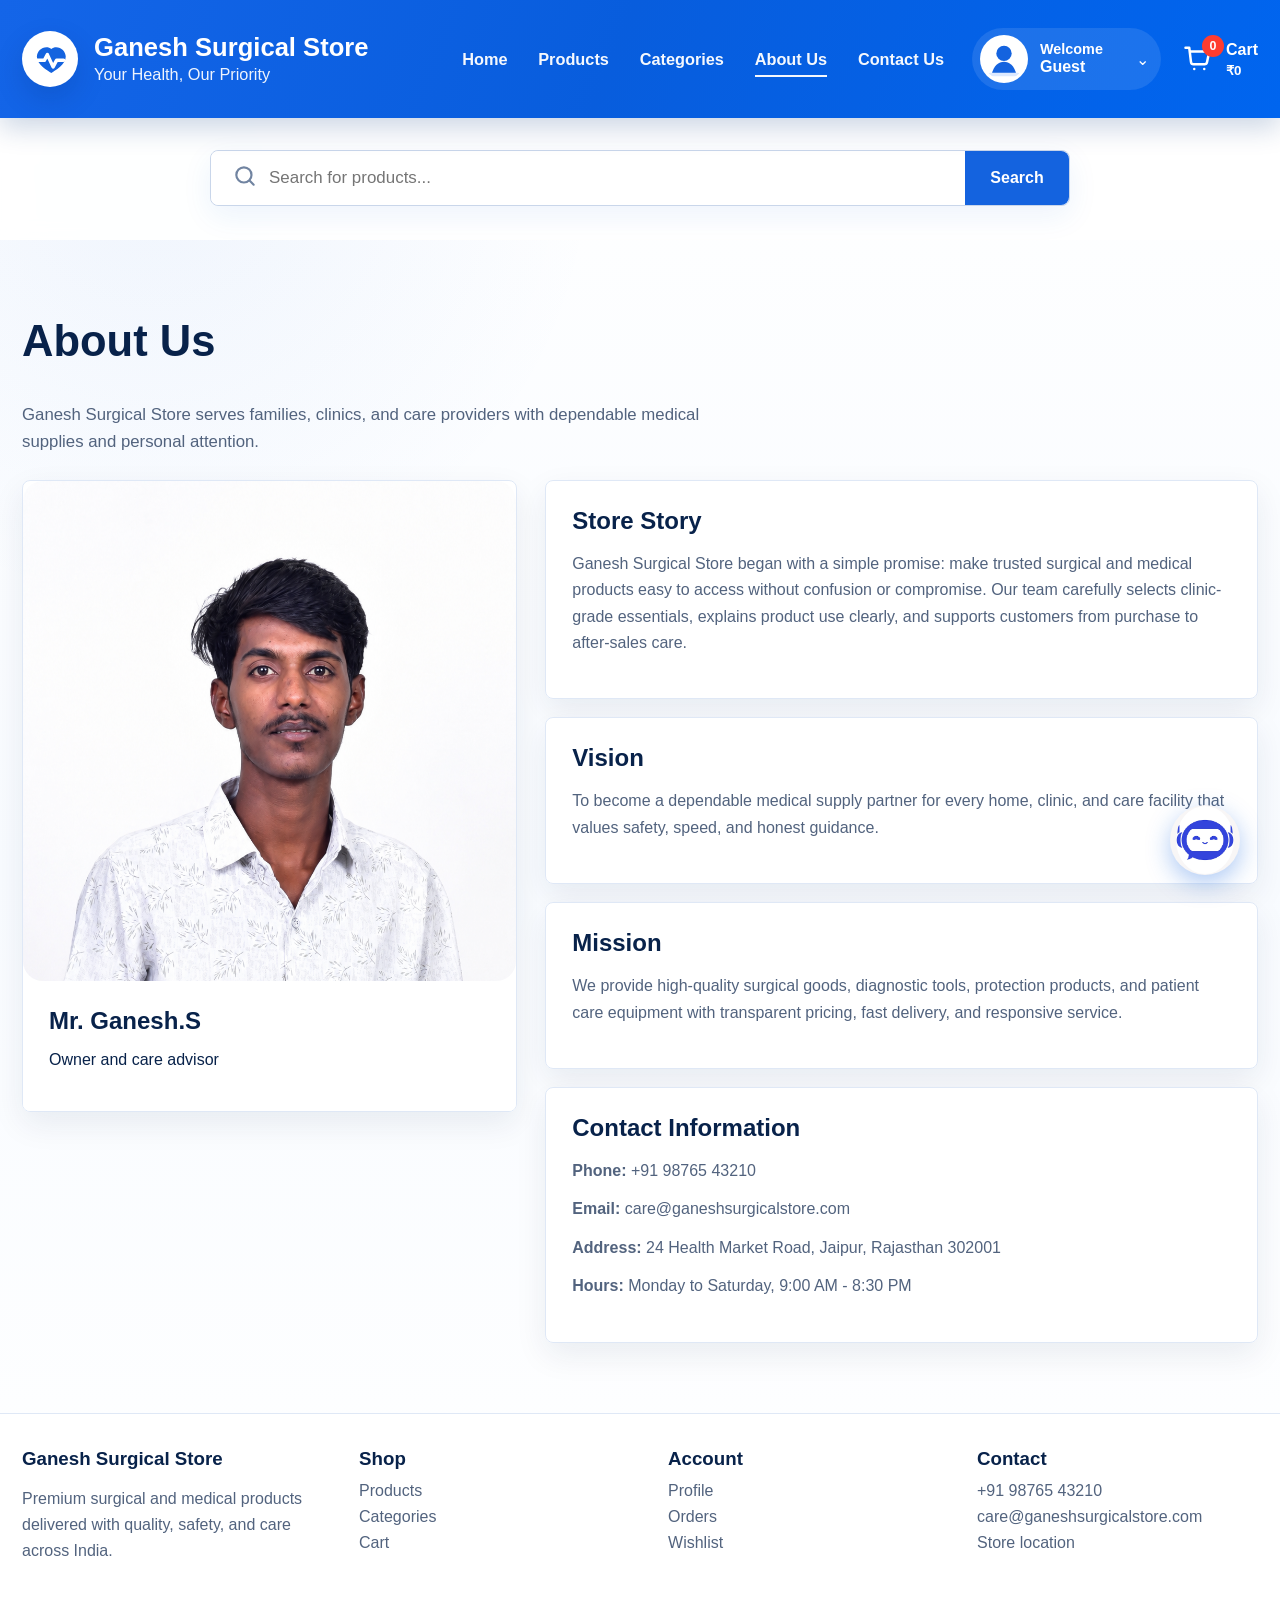
<file: about.html>
<!DOCTYPE html>
<html lang="en">
<head>
  <meta charset="UTF-8">
  <meta name="viewport" content="width=device-width, initial-scale=1.0">
  <title>Ganesh Surgical Store | About Us</title>
  <link rel="stylesheet" href="css/styles.css">
</head>
<body data-page="about">
  <div id="app-header"></div>
  <main id="page-root"></main>
  <div id="app-footer"></div>
  <div id="chatbot-root"></div>
  <script src="js/data.js"></script>
  <script src="js/app.js"></script>
</body>
</html>
</file>
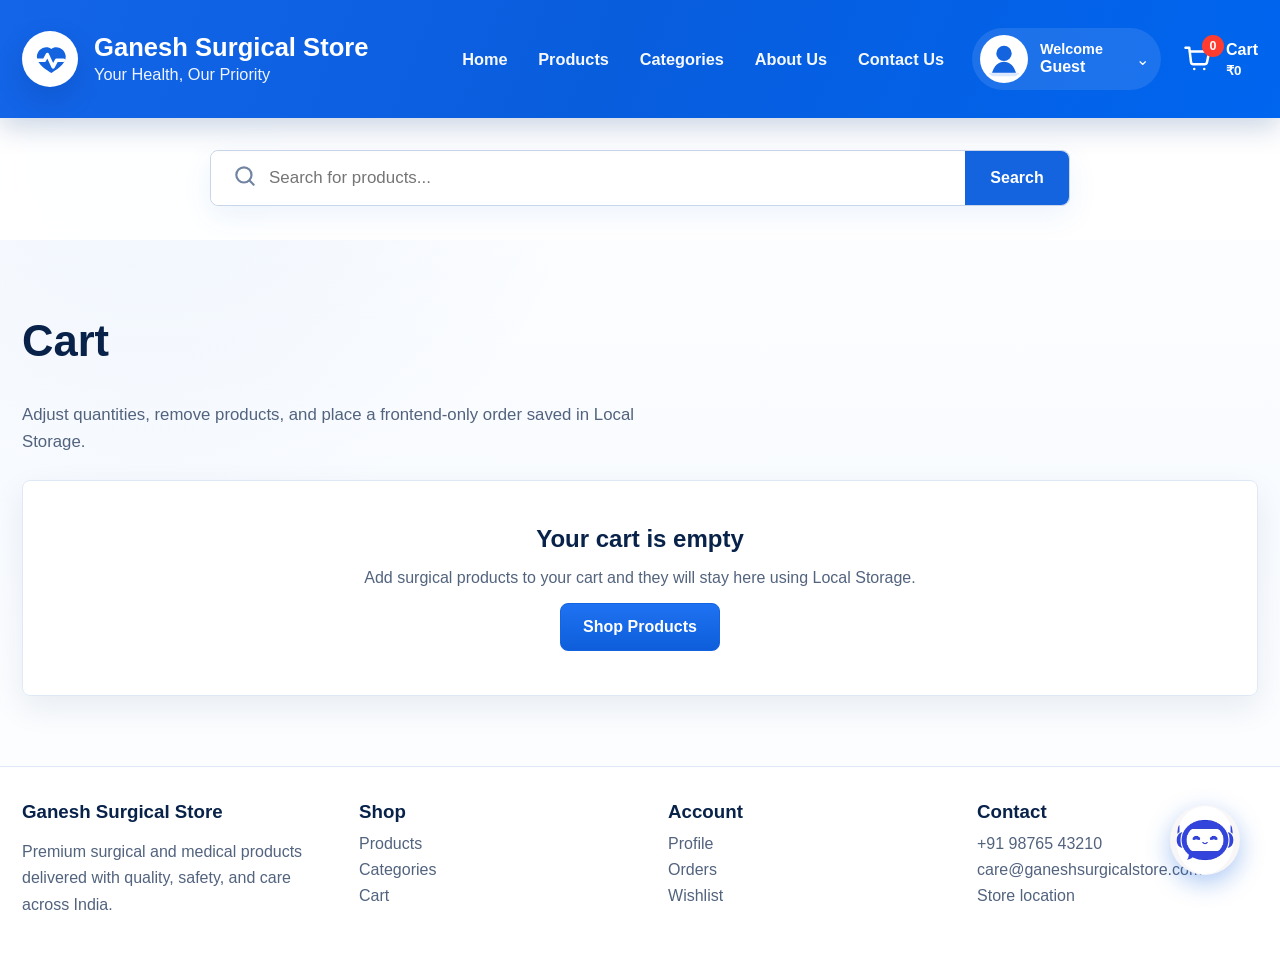
<file: cart.html>
<!DOCTYPE html>
<html lang="en">
<head>
  <meta charset="UTF-8">
  <meta name="viewport" content="width=device-width, initial-scale=1.0">
  <title>Ganesh Surgical Store | Cart</title>
  <link rel="stylesheet" href="css/styles.css">
</head>
<body data-page="cart">
  <div id="app-header"></div>
  <main id="page-root"></main>
  <div id="app-footer"></div>
  <div id="chatbot-root"></div>
  <script src="js/data.js"></script>
  <script src="js/app.js"></script>
</body>
</html>
</file>
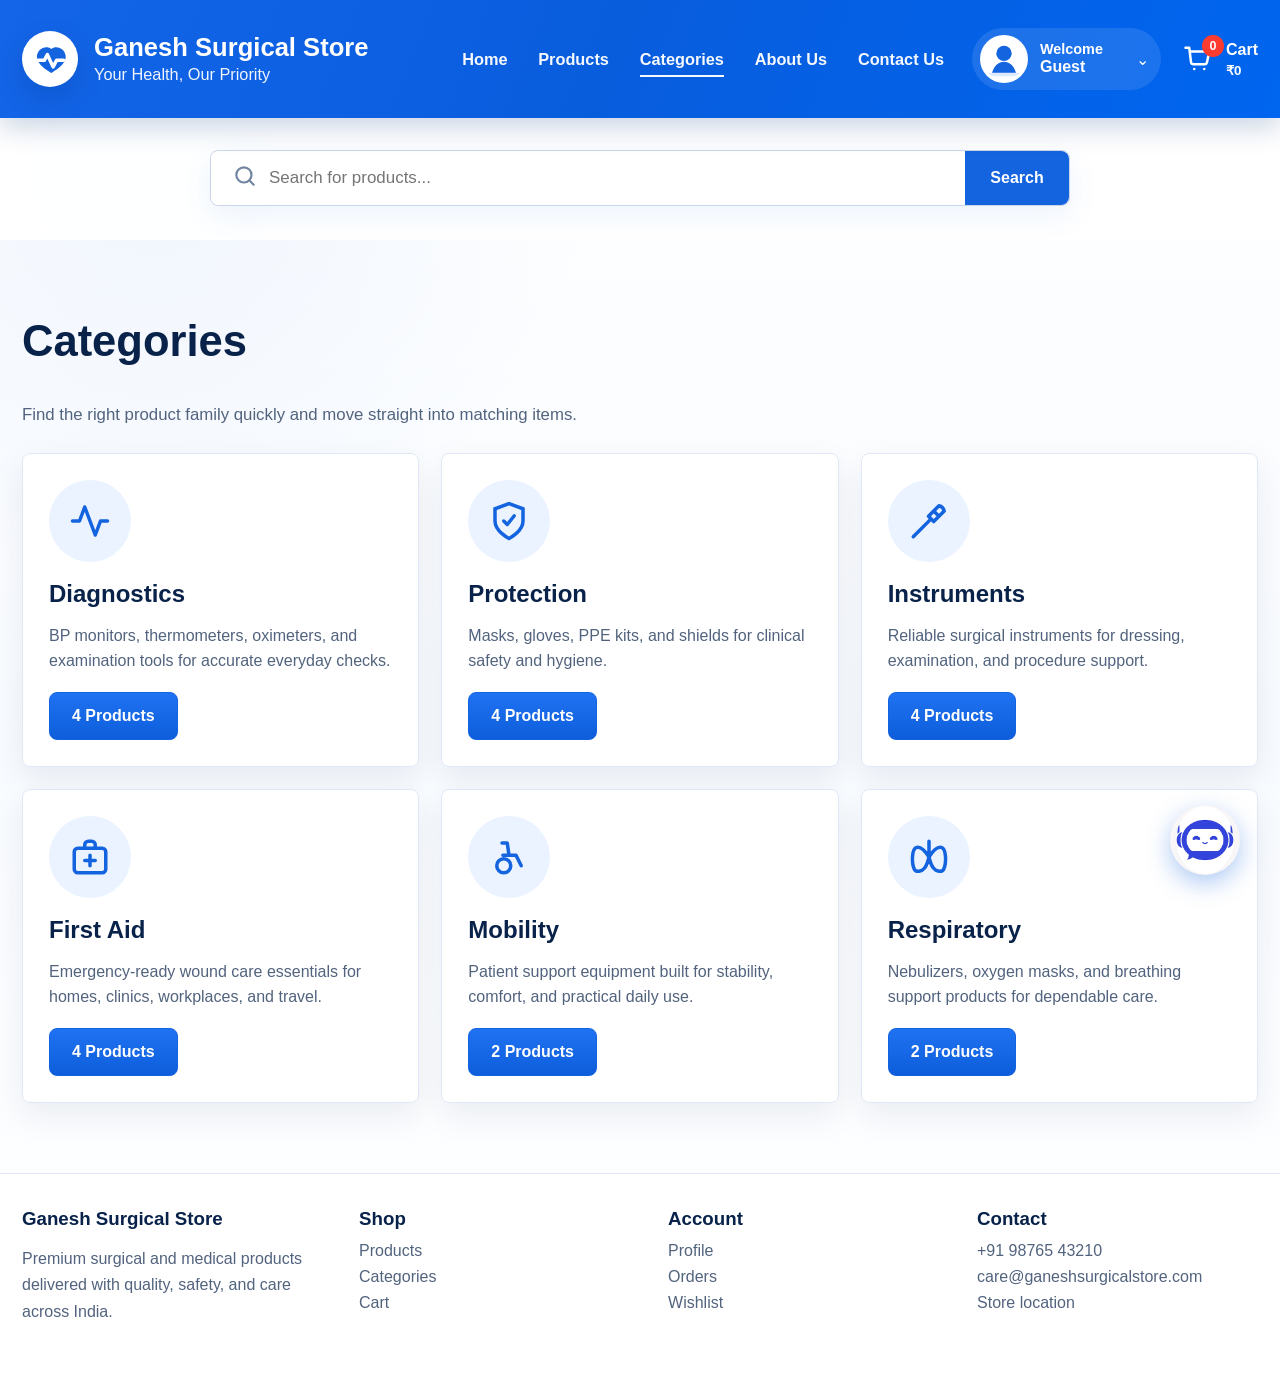
<file: categories.html>
<!DOCTYPE html>
<html lang="en">
<head>
  <meta charset="UTF-8">
  <meta name="viewport" content="width=device-width, initial-scale=1.0">
  <title>Ganesh Surgical Store | Categories</title>
  <link rel="stylesheet" href="css/styles.css">
</head>
<body data-page="categories">
  <div id="app-header"></div>
  <main id="page-root"></main>
  <div id="app-footer"></div>
  <div id="chatbot-root"></div>
  <script src="js/data.js"></script>
  <script src="js/app.js"></script>
</body>
</html>
</file>
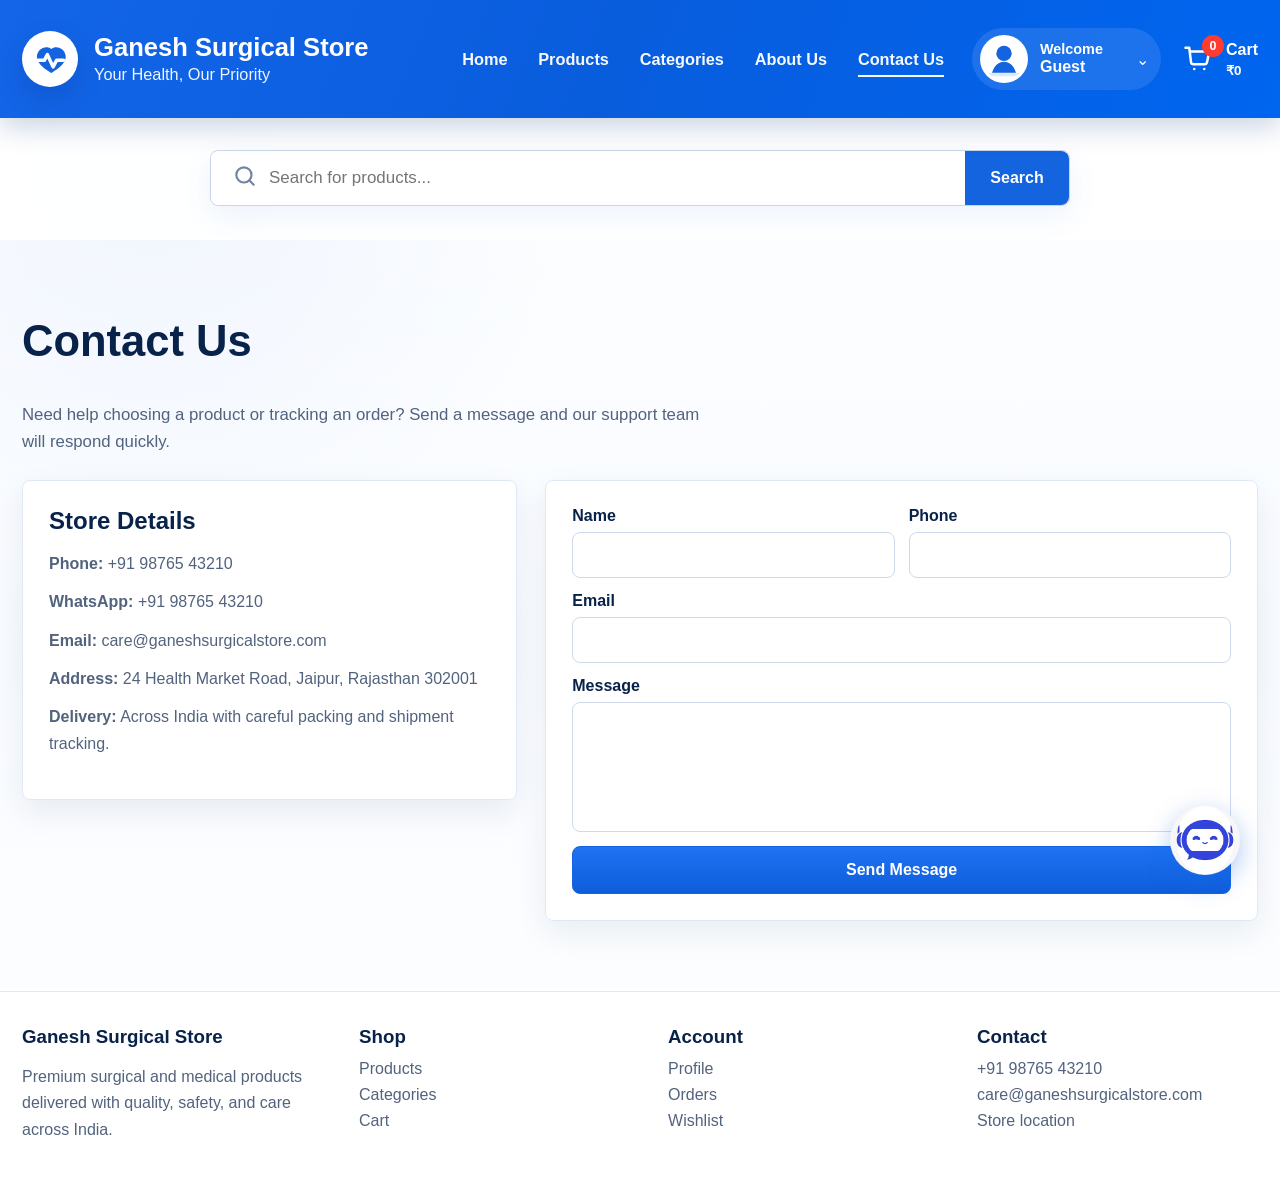
<file: contact.html>
<!DOCTYPE html>
<html lang="en">
<head>
  <meta charset="UTF-8">
  <meta name="viewport" content="width=device-width, initial-scale=1.0">
  <title>Ganesh Surgical Store | Contact Us</title>
  <link rel="stylesheet" href="css/styles.css">
</head>
<body data-page="contact">
  <div id="app-header"></div>
  <main id="page-root"></main>
  <div id="app-footer"></div>
  <div id="chatbot-root"></div>
  <script src="js/data.js"></script>
  <script src="js/app.js"></script>
</body>
</html>
</file>
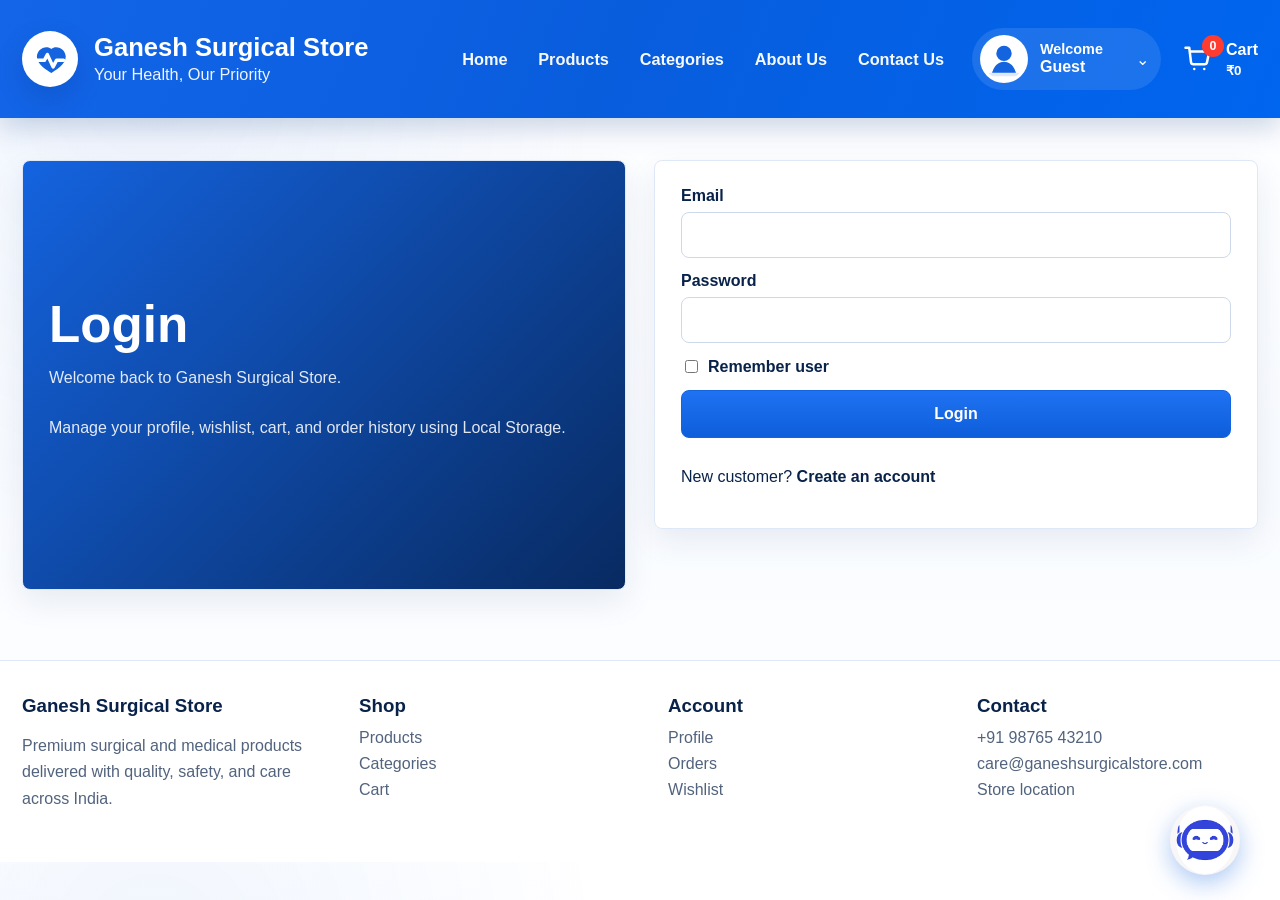
<file: login.html>
<!DOCTYPE html>
<html lang="en">
<head>
  <meta charset="UTF-8">
  <meta name="viewport" content="width=device-width, initial-scale=1.0">
  <title>Ganesh Surgical Store | Login</title>
  <link rel="stylesheet" href="css/styles.css">
</head>
<body data-page="login">
  <div id="app-header"></div>
  <main id="page-root"></main>
  <div id="app-footer"></div>
  <div id="chatbot-root"></div>
  <script src="js/data.js"></script>
  <script src="js/app.js"></script>
</body>
</html>
</file>
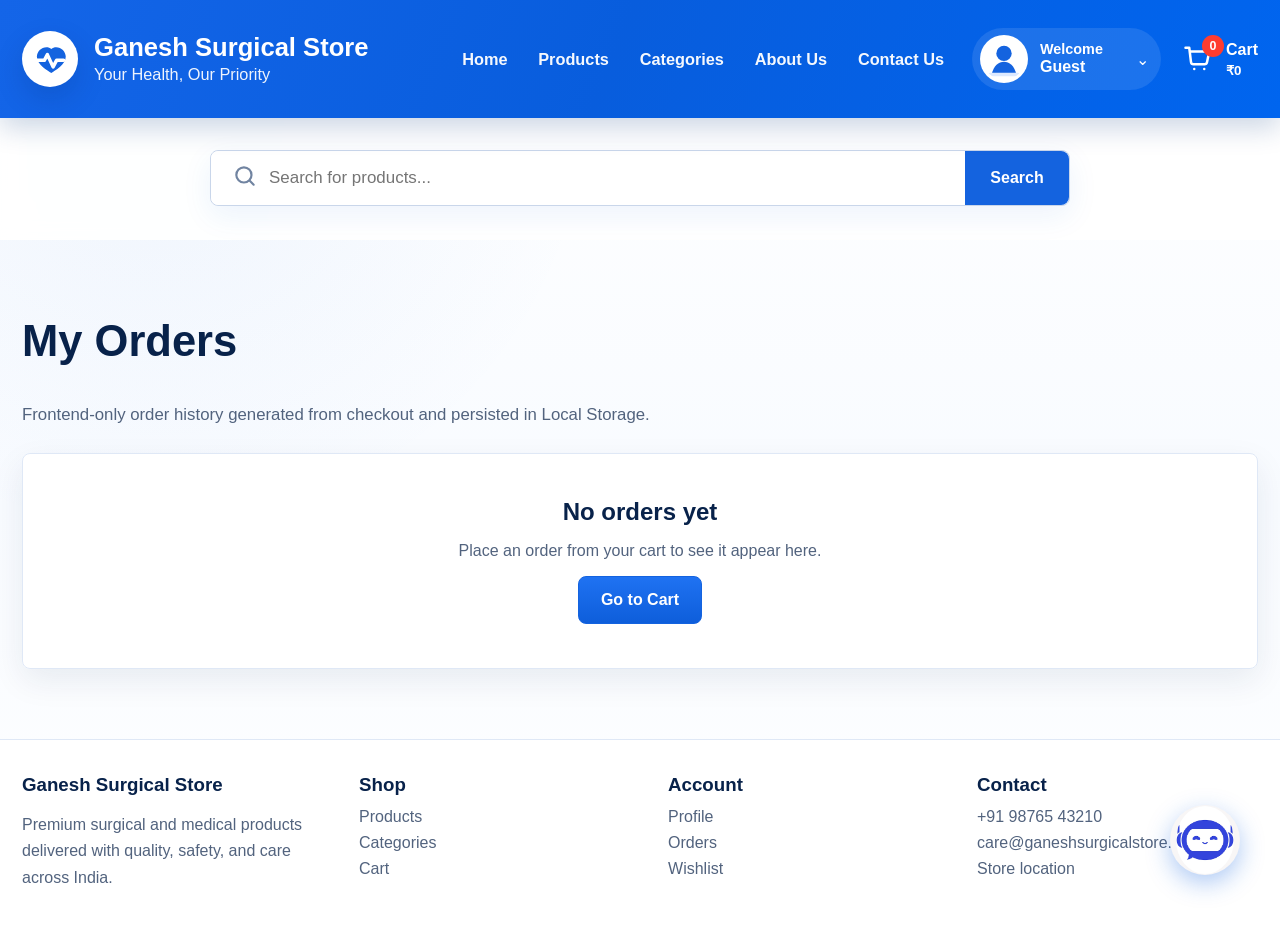
<file: orders.html>
<!DOCTYPE html>
<html lang="en">
<head>
  <meta charset="UTF-8">
  <meta name="viewport" content="width=device-width, initial-scale=1.0">
  <title>Ganesh Surgical Store | Orders</title>
  <link rel="stylesheet" href="css/styles.css">
</head>
<body data-page="orders">
  <div id="app-header"></div>
  <main id="page-root"></main>
  <div id="app-footer"></div>
  <div id="chatbot-root"></div>
  <script src="js/data.js"></script>
  <script src="js/app.js"></script>
</body>
</html>
</file>
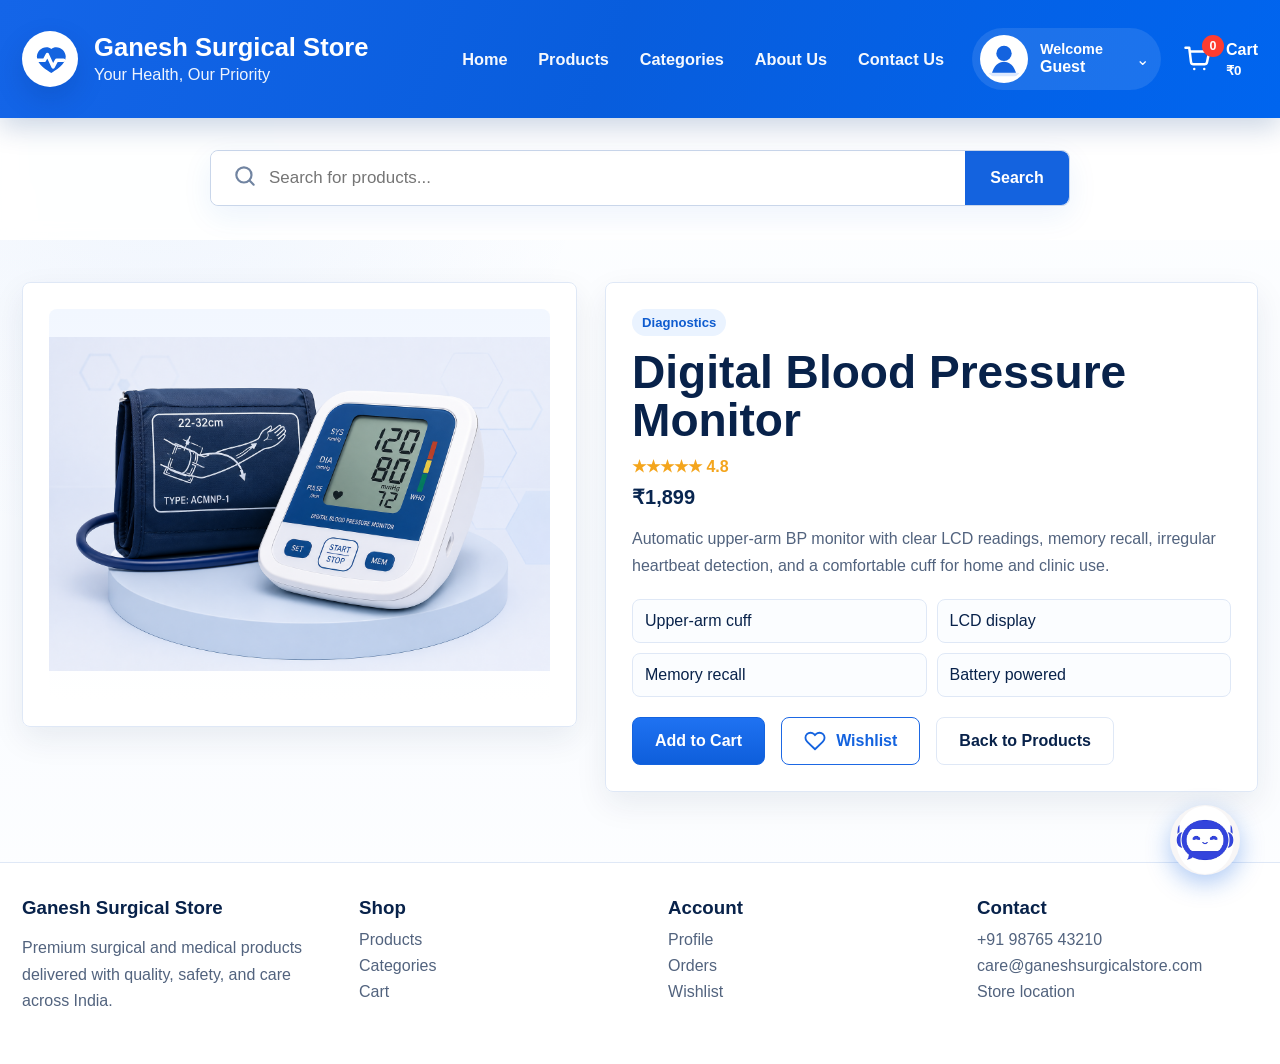
<file: product-details.html>
<!DOCTYPE html>
<html lang="en">
<head>
  <meta charset="UTF-8">
  <meta name="viewport" content="width=device-width, initial-scale=1.0">
  <title>Ganesh Surgical Store | Product Details</title>
  <link rel="stylesheet" href="css/styles.css">
</head>
<body data-page="details">
  <div id="app-header"></div>
  <main id="page-root"></main>
  <div id="app-footer"></div>
  <div id="chatbot-root"></div>
  <script src="js/data.js"></script>
  <script src="js/app.js"></script>
</body>
</html>
</file>
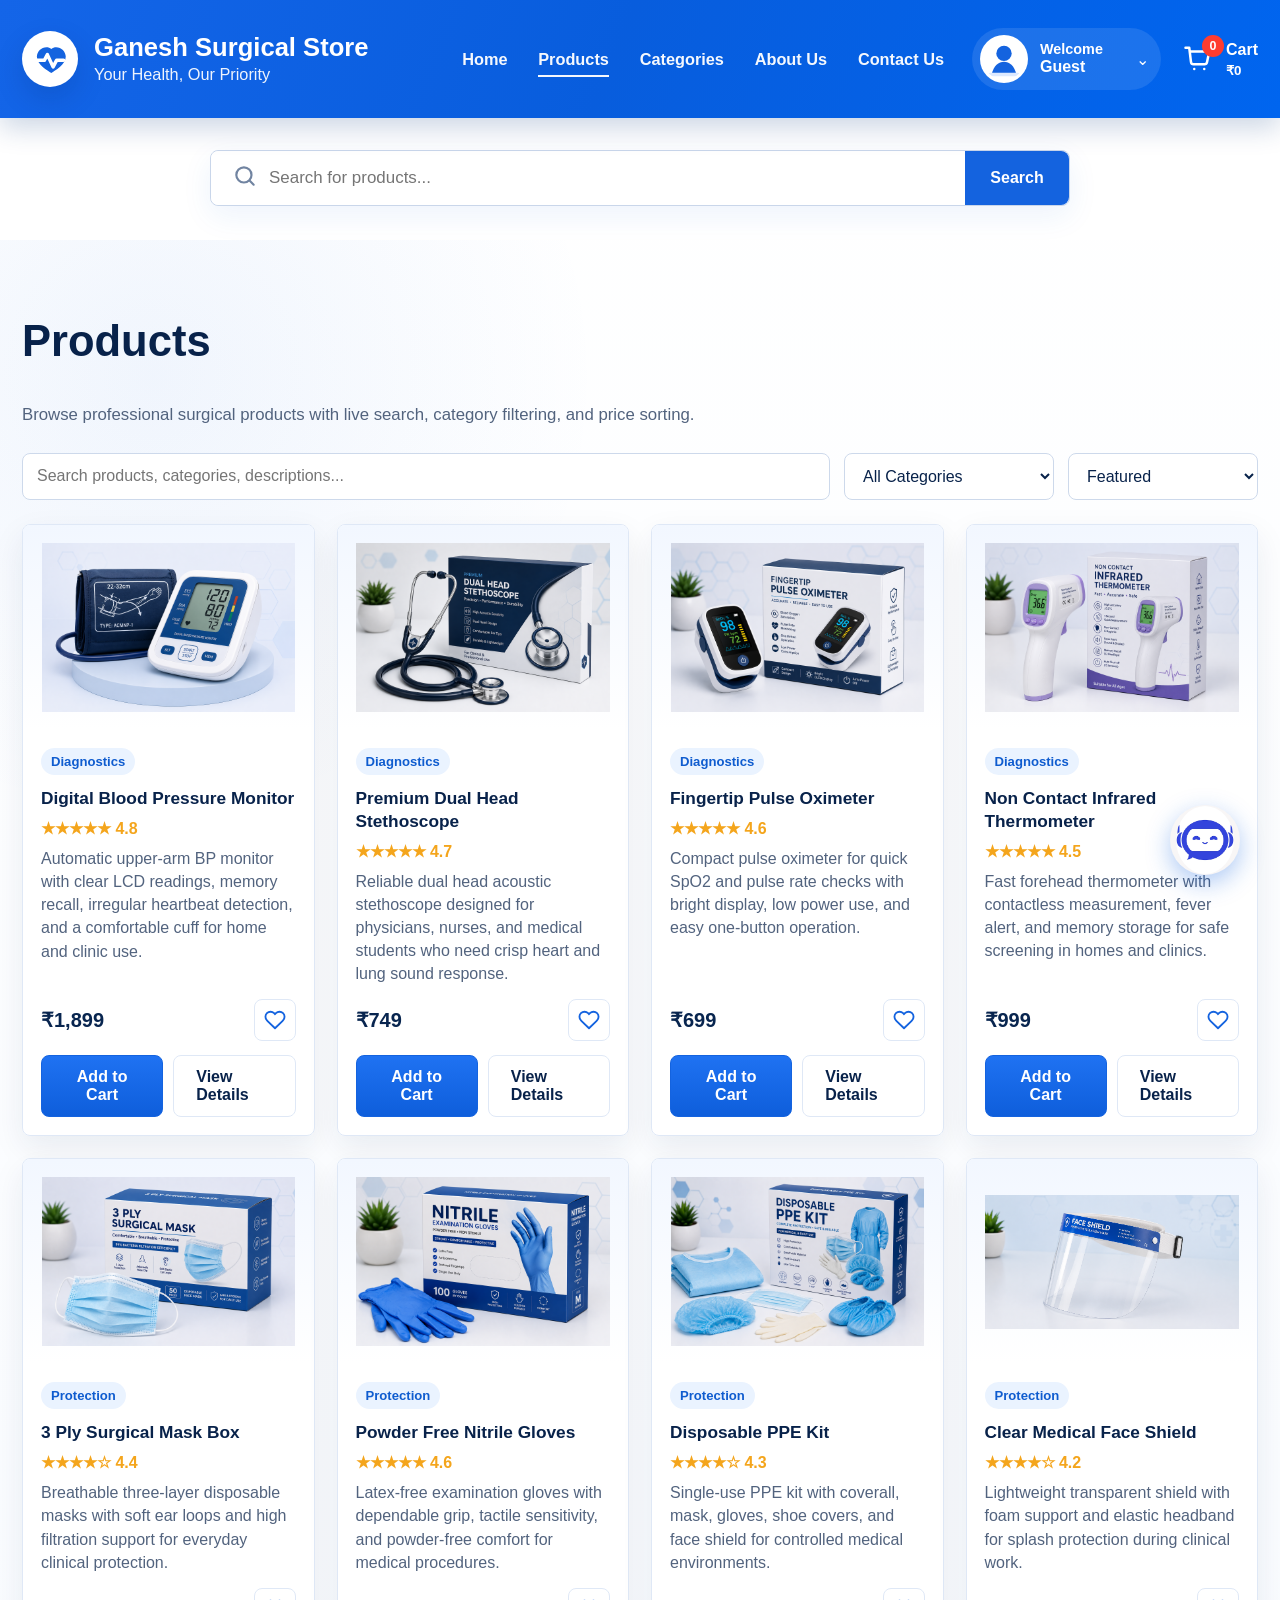
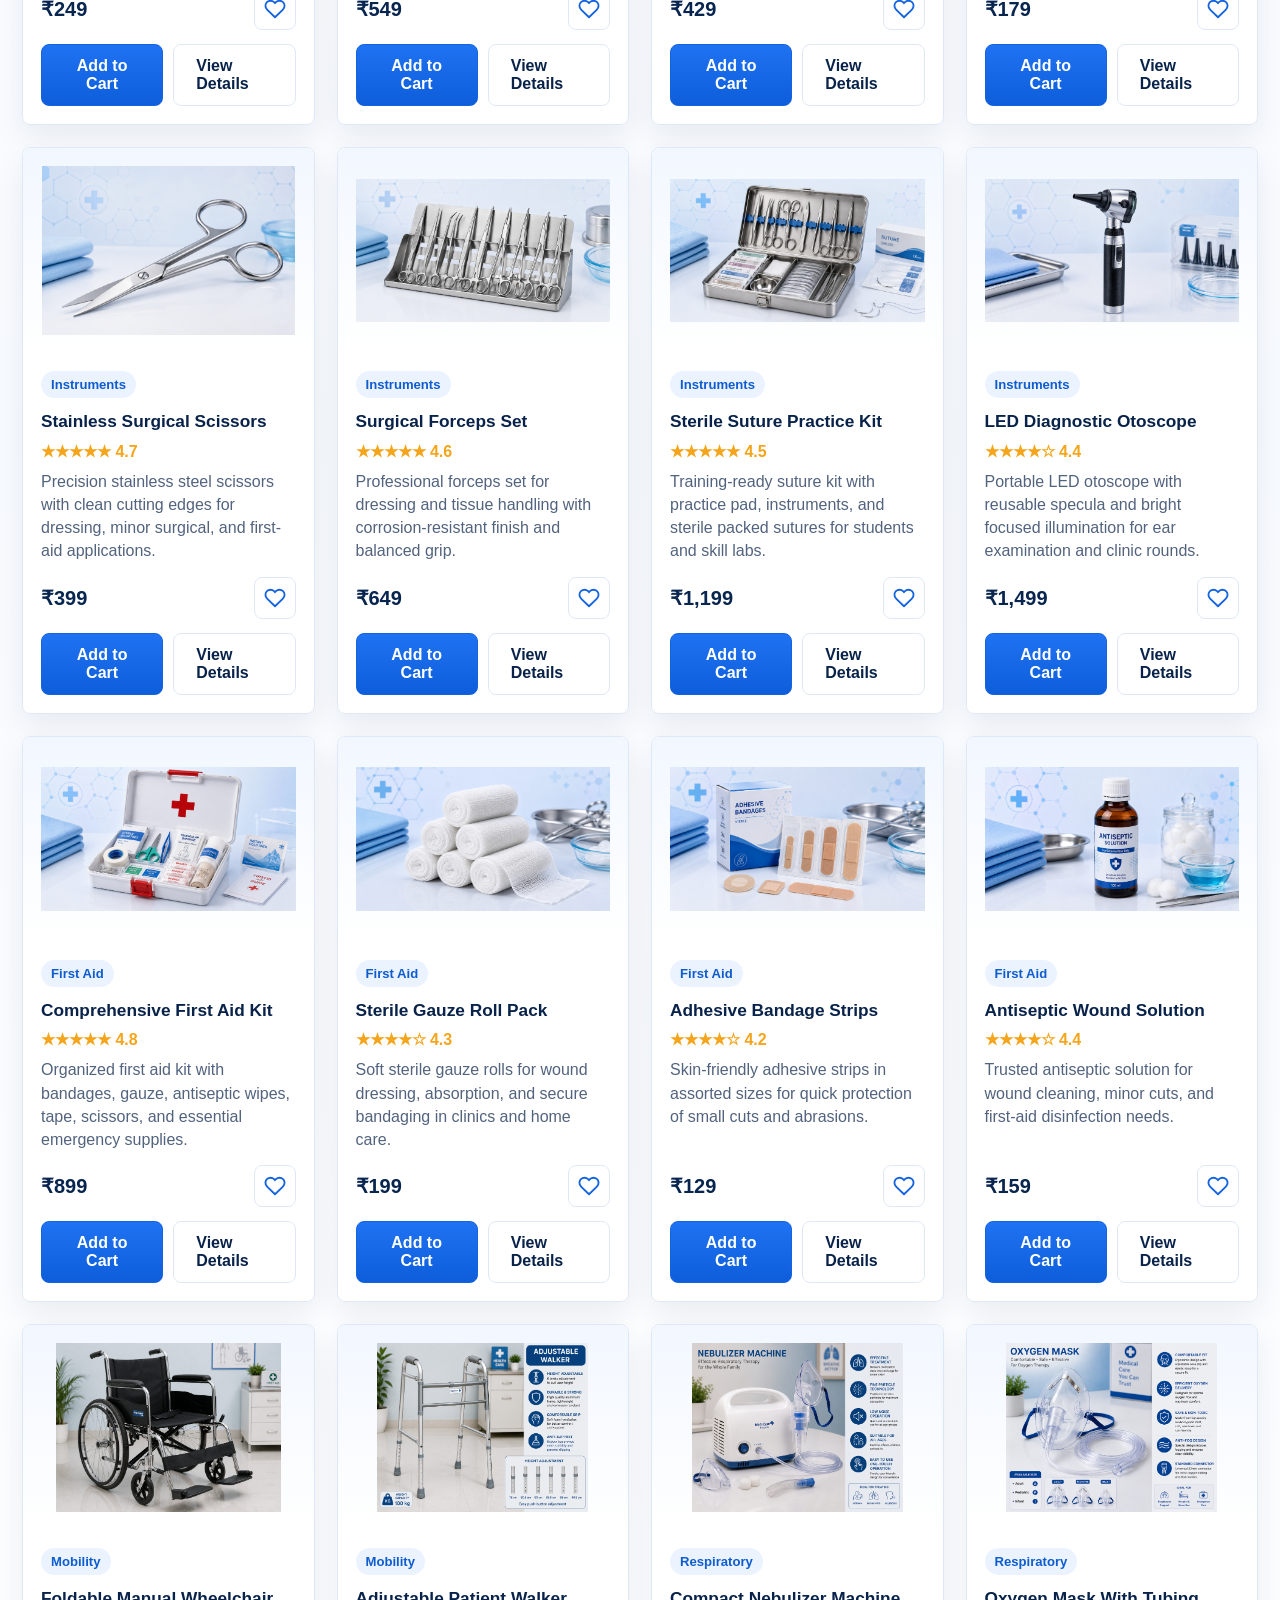
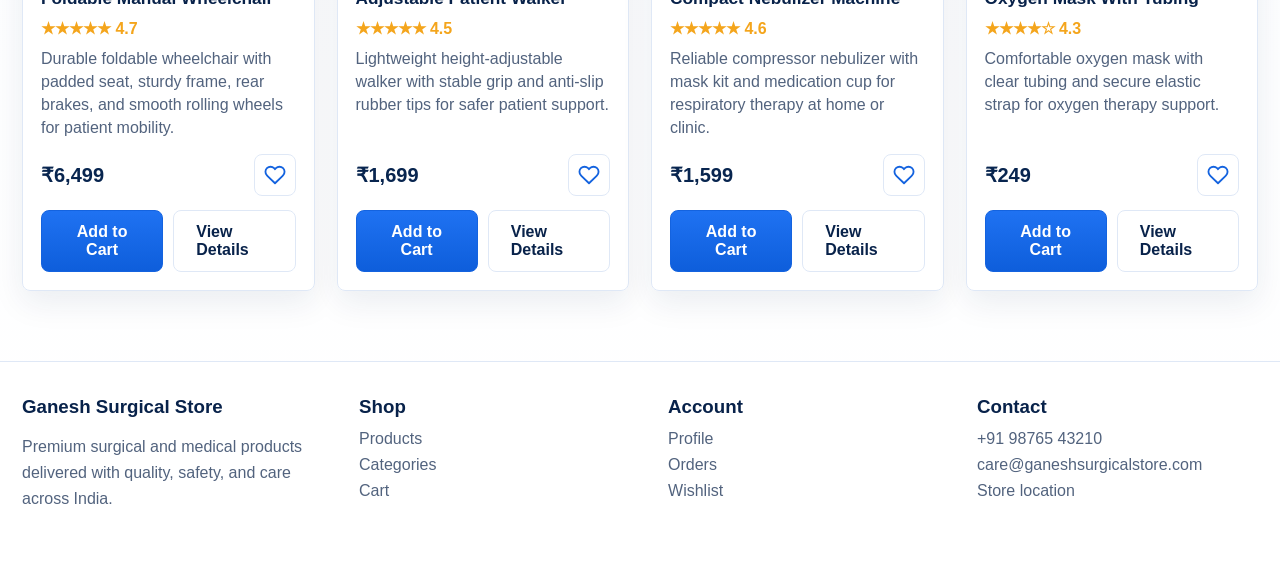
<file: products.html>
<!DOCTYPE html>
<html lang="en">
<head>
  <meta charset="UTF-8">
  <meta name="viewport" content="width=device-width, initial-scale=1.0">
  <title>Ganesh Surgical Store | Products</title>
  <link rel="stylesheet" href="css/styles.css">
</head>
<body data-page="products">
  <div id="app-header"></div>
  <main id="page-root"></main>
  <div id="app-footer"></div>
  <div id="chatbot-root"></div>
  <script src="js/data.js"></script>
  <script src="js/app.js"></script>
</body>
</html>
</file>
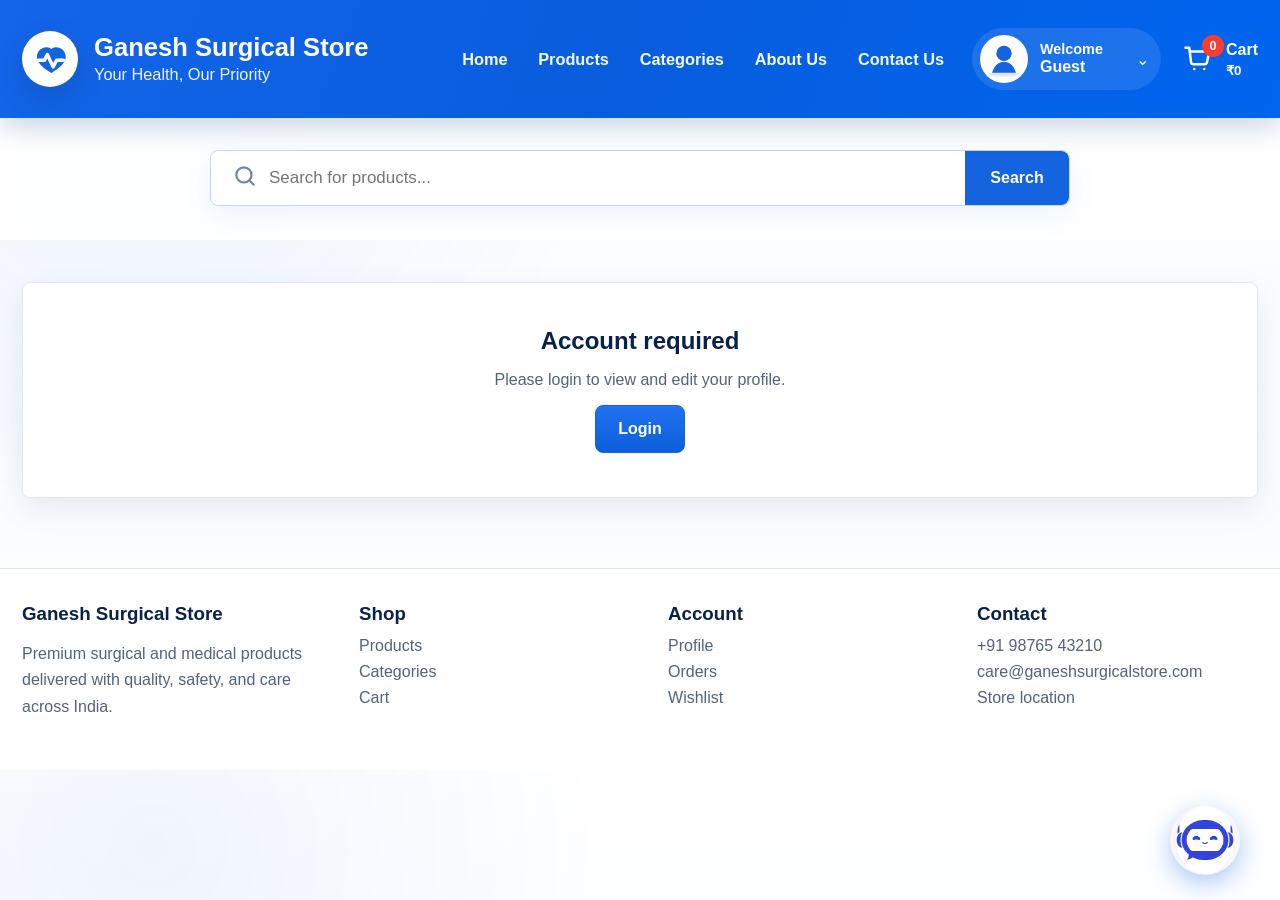
<file: profile.html>
<!DOCTYPE html>
<html lang="en">
<head>
  <meta charset="UTF-8">
  <meta name="viewport" content="width=device-width, initial-scale=1.0">
  <title>Ganesh Surgical Store | Profile</title>
  <link rel="stylesheet" href="css/styles.css">
</head>
<body data-page="profile">
  <div id="app-header"></div>
  <main id="page-root"></main>
  <div id="app-footer"></div>
  <div id="chatbot-root"></div>
  <script src="js/data.js"></script>
  <script src="js/app.js"></script>
</body>
</html>
</file>
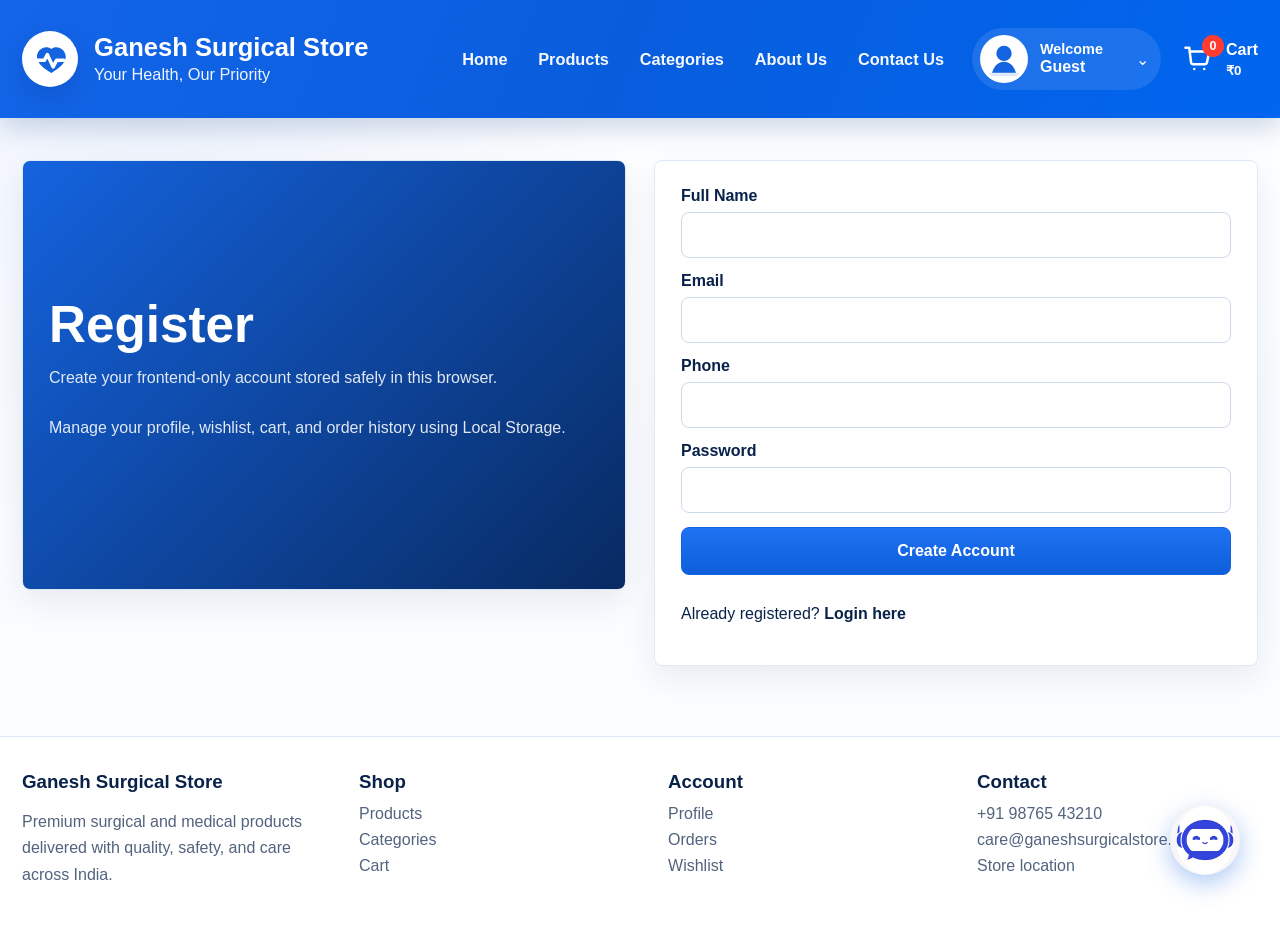
<file: register.html>
<!DOCTYPE html>
<html lang="en">
<head>
  <meta charset="UTF-8">
  <meta name="viewport" content="width=device-width, initial-scale=1.0">
  <title>Ganesh Surgical Store | Register</title>
  <link rel="stylesheet" href="css/styles.css">
</head>
<body data-page="register">
  <div id="app-header"></div>
  <main id="page-root"></main>
  <div id="app-footer"></div>
  <div id="chatbot-root"></div>
  <script src="js/data.js"></script>
  <script src="js/app.js"></script>
</body>
</html>
</file>
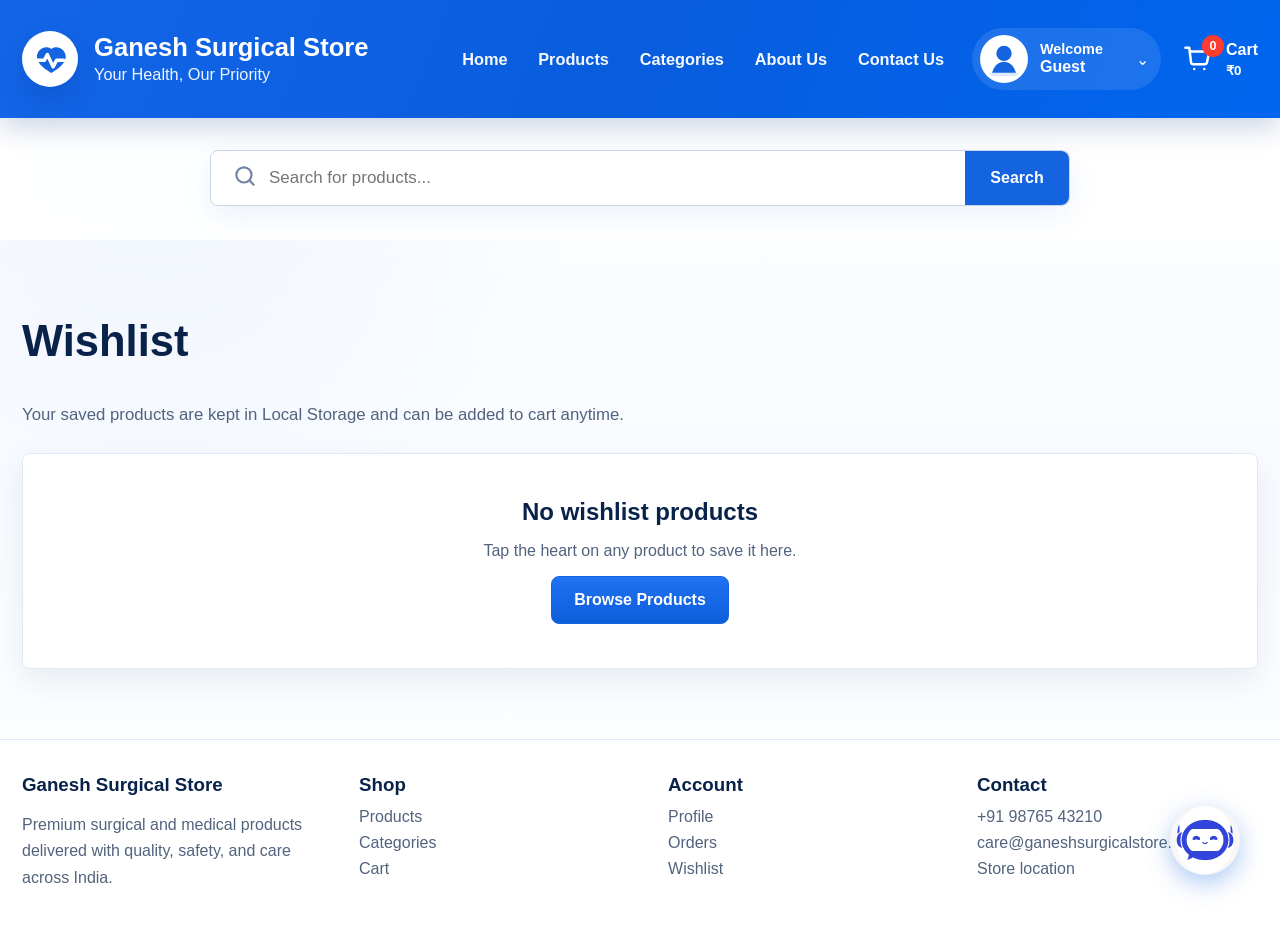
<file: wishlist.html>
<!DOCTYPE html>
<html lang="en">
<head>
  <meta charset="UTF-8">
  <meta name="viewport" content="width=device-width, initial-scale=1.0">
  <title>Ganesh Surgical Store | Wishlist</title>
  <link rel="stylesheet" href="css/styles.css">
</head>
<body data-page="wishlist">
  <div id="app-header"></div>
  <main id="page-root"></main>
  <div id="app-footer"></div>
  <div id="chatbot-root"></div>
  <script src="js/data.js"></script>
  <script src="js/app.js"></script>
</body>
</html>
</file>
<file: css/styles.css>
:root {
  --blue: #1463df;
  --blue-dark: #0756d4;
  --blue-deep: #08254f;
  --blue-soft: #eaf3ff;
  --ink: #08224a;
  --muted: #52637e;
  --line: #dfe8f6;
  --danger: #e62929;
  --success: #168a5b;
  --white: #ffffff;
  --shadow: 0 22px 55px rgba(8, 34, 74, 0.13);
  --soft-shadow: 0 12px 32px rgba(8, 34, 74, 0.08);
  --radius: 8px;
}

* {
  box-sizing: border-box;
}

html {
  scroll-behavior: smooth;
  overscroll-behavior-y: none;
}

body {
  margin: 0;
  color: var(--ink);
  font-family: Inter, Segoe UI, Roboto, Helvetica, Arial, sans-serif;
  background:
    radial-gradient(circle at 12% 10%, rgba(20, 99, 223, 0.06), transparent 28rem),
    linear-gradient(180deg, #ffffff 0%, #f8fbff 54%, #ffffff 100%);
}

body.menu-open,
body.chat-open {
  overflow: hidden;
  touch-action: none;
}

.mobile-wishlist,
.mobile-drawer,
.menu-overlay,
.mobile-bottom-nav,
.mobile-product-title {
  display: none;
}

a {
  color: inherit;
  text-decoration: none;
}

button,
input,
textarea,
select {
  font: inherit;
}

button {
  cursor: pointer;
}

img {
  max-width: 100%;
  display: block;
}

.container {
  width: min(100% - 44px, 1500px);
  margin: 0 auto;
}

.site-header {
  position: sticky;
  top: 0;
  z-index: 50;
  color: #fff;
  background: linear-gradient(112deg, #1465e8 0%, #085ddd 48%, #0065ef 100%);
  box-shadow: 0 10px 26px rgba(5, 53, 127, 0.2);
}

.topbar {
  min-height: 118px;
  display: grid;
  grid-template-columns: 1.15fr 1.1fr auto;
  gap: 28px;
  align-items: center;
}

.brand {
  display: inline-flex;
  align-items: center;
  gap: 16px;
  min-width: 260px;
}

.brand > span {
  display: grid;
  gap: 4px;
}

.brand-logo {
  width: 56px;
  height: 56px;
  border-radius: 50%;
  background: #fff;
  padding: 7px;
  box-shadow: 0 12px 28px rgba(2, 40, 105, 0.18);
}

.brand-title {
  margin: 0;
  font-size: clamp(1.35rem, 2vw, 1.85rem);
  line-height: 1.08;
  font-weight: 800;
  letter-spacing: 0;
}

.brand-tagline {
  display: block;
  margin: 0;
  font-size: 1.02rem;
  opacity: 0.93;
}

.nav {
  display: flex;
  align-items: center;
  justify-content: center;
  gap: clamp(18px, 2.4vw, 40px);
}

.nav a {
  position: relative;
  font-size: 1.02rem;
  font-weight: 650;
  opacity: 0.96;
  padding: 8px 0;
  white-space: nowrap;
}

.nav a::after {
  content: "";
  position: absolute;
  left: 0;
  right: 0;
  bottom: 0;
  height: 2px;
  background: #fff;
  transform: scaleX(0);
  transform-origin: left;
  transition: transform 180ms ease;
}

.nav a.active::after,
.nav a:hover::after {
  transform: scaleX(1);
}

.header-actions {
  display: flex;
  align-items: center;
  justify-content: flex-end;
  gap: 18px;
}

.mobile-toggle {
  display: none;
  width: 44px;
  height: 44px;
  border: 1px solid rgba(255, 255, 255, 0.35);
  border-radius: var(--radius);
  background: rgba(255, 255, 255, 0.12);
  color: #fff;
}

.mobile-toggle span {
  display: block;
  width: 20px;
  height: 2px;
  margin: 4px auto;
  background: currentColor;
}

.account {
  position: relative;
}

.account-button {
  display: flex;
  align-items: center;
  gap: 12px;
  border: 0;
  border-radius: 999px;
  padding: 7px 12px 7px 8px;
  color: #fff;
  background: rgba(255, 255, 255, 0.1);
  transition: transform 180ms ease, background 180ms ease;
}

.account-button:hover {
  transform: translateY(-1px);
  background: rgba(255, 255, 255, 0.16);
}

.avatar {
  width: 48px;
  height: 48px;
  border-radius: 50%;
  object-fit: cover;
  background: #fff;
  border: 3px solid rgba(255, 255, 255, 0.7);
}

.account-copy {
  text-align: left;
  line-height: 1.1;
  min-width: 84px;
}

.account-copy small {
  display: block;
  font-size: 0.9rem;
  font-weight: 550;
}

.account-copy strong {
  display: block;
  max-width: 110px;
  overflow: hidden;
  text-overflow: ellipsis;
  white-space: nowrap;
  font-size: 1rem;
}

.account-menu {
  position: absolute;
  top: calc(100% + 14px);
  right: 0;
  min-width: 210px;
  border: 1px solid var(--line);
  border-radius: var(--radius);
  background: #fff;
  color: var(--ink);
  box-shadow: var(--shadow);
  padding: 8px;
  opacity: 0;
  transform: translateY(-8px);
  pointer-events: none;
  transition: opacity 180ms ease, transform 180ms ease;
}

.account.open .account-menu {
  opacity: 1;
  transform: translateY(0);
  pointer-events: auto;
}

.account-menu a,
.account-menu button {
  display: flex;
  align-items: center;
  gap: 12px;
  width: 100%;
  border: 0;
  border-radius: 6px;
  padding: 13px 14px;
  background: transparent;
  color: var(--ink);
  text-align: left;
  font-weight: 650;
}

.account-menu a:hover,
.account-menu button:hover {
  background: var(--blue-soft);
}

.account-menu button {
  color: var(--danger);
}

.cart-link {
  display: grid;
  grid-template-columns: 38px auto;
  gap: 9px;
  align-items: center;
  color: #fff;
  font-weight: 750;
}

.cart-icon {
  position: relative;
  width: 38px;
  height: 38px;
  display: grid;
  place-items: center;
}

.cart-count {
  position: absolute;
  top: -5px;
  right: -7px;
  min-width: 22px;
  height: 22px;
  display: grid;
  place-items: center;
  border-radius: 999px;
  background: #ff3c2f;
  font-size: 0.78rem;
}

.cart-link small {
  display: block;
  margin-top: 4px;
  font-weight: 600;
}

.search-band {
  padding: 32px 0 34px;
  background: rgba(255, 255, 255, 0.92);
  backdrop-filter: blur(8px);
}

.search-shell {
  position: relative;
  width: min(860px, 100%);
  margin: 0 auto;
  display: grid;
  grid-template-columns: 1fr 104px;
  border: 1px solid #c9d6ea;
  border-radius: var(--radius);
  background: #fff;
  overflow: visible;
  box-shadow: 0 10px 30px rgba(20, 99, 223, 0.08);
}

.search-shell input {
  width: 100%;
  border: 0;
  outline: 0;
  padding: 17px 22px 17px 58px;
  border-radius: var(--radius) 0 0 var(--radius);
  color: var(--ink);
  font-size: 1.06rem;
}

.search-shell .search-symbol {
  position: absolute;
  left: 21px;
  top: 50%;
  transform: translateY(-50%);
  color: #7184a1;
}

.search-shell button {
  border: 0;
  border-radius: 0 var(--radius) var(--radius) 0;
  color: #fff;
  background: var(--blue);
  font-weight: 750;
}

.suggestions {
  position: absolute;
  top: calc(100% + 8px);
  left: 0;
  right: 0;
  z-index: 12;
  display: none;
  border: 1px solid var(--line);
  border-radius: var(--radius);
  background: #fff;
  box-shadow: var(--shadow);
  overflow: hidden;
}

.suggestions.visible {
  display: block;
}

.suggestion-item {
  display: flex;
  align-items: center;
  gap: 12px;
  width: 100%;
  border: 0;
  border-bottom: 1px solid #eef3fb;
  padding: 10px 14px;
  background: #fff;
  color: var(--ink);
  text-align: left;
}

.suggestion-item:hover {
  background: var(--blue-soft);
}

.suggestion-item img {
  width: 42px;
  height: 42px;
  border-radius: 6px;
  object-fit: cover;
}

.hero {
    margin-top: 0;
    min-height: 548px;
    display: grid;
    grid-template-columns: minmax(340px, 0.92fr) 1.08fr;
    align-items: center;
    gap: 24px;
    border: 1px solid #d9e5f5;
    border-radius: var(--radius);
    overflow: hidden;

    background:
        linear-gradient(
            90deg,
            rgba(255,255,255,0.92) 0%,
            rgba(255,255,255,0.55) 38%,
            rgba(255,255,255,0.12) 72%,
            rgba(255,255,255,0.02) 100%
        ),
        url("../assets/hero-medical.png");

    background-position: right center;
    background-repeat: no-repeat;
    background-size: cover;

    box-shadow: var(--soft-shadow);
}

.hero-content {
  padding: clamp(36px, 5vw, 58px);
  animation: rise 420ms ease both;
}

.trust-badge {
  display: inline-flex;
  align-items: center;
  gap: 9px;
  margin-bottom: 20px;
  padding: 9px 18px;
  border-radius: 999px;
  background: #e9f2ff;
  color: var(--blue);
  font-weight: 800;
}

.hero h1 {
  max-width: 560px;
  margin: 0;
  font-size: clamp(3rem, 5.3vw, 5rem);
  line-height: 1.05;
  font-weight: 900;
  letter-spacing: 0;
}

.hero h1 span {
  color: #1263df;
}

.hero p {
  max-width: 540px;
  margin: 24px 0 30px;
  color: #40516d;
  font-size: clamp(1.05rem, 1.5vw, 1.35rem);
  line-height: 1.58;
}

.hero-actions,
.actions {
  display: flex;
  flex-wrap: wrap;
  gap: 16px;
  align-items: center;
}

.btn {
  display: inline-flex;
  align-items: center;
  justify-content: center;
  gap: 10px;
  min-height: 48px;
  border: 1px solid transparent;
  border-radius: var(--radius);
  padding: 12px 22px;
  font-weight: 800;
  color: var(--blue);
  background: #fff;
  transition: transform 180ms ease, box-shadow 180ms ease, background 180ms ease;
}

.btn:hover {
  transform: translateY(-2px);
  box-shadow: 0 12px 24px rgba(8, 34, 74, 0.14);
}

.btn.primary {
  color: #fff;
  border-color: var(--blue);
  background: linear-gradient(180deg, #1f72f2, #0e5edb);
}

.btn.outline {
  border-color: #1d68e4;
  background: #fff;
}

.btn.ghost {
  border-color: var(--line);
  color: var(--ink);
  background: #fff;
}

.btn.danger {
  color: #fff;
  border-color: var(--danger);
  background: var(--danger);
}

.features {
  display: grid;
  grid-template-columns: repeat(4, 1fr);
  gap: 22px;
  padding: 38px 10px 18px;
}

.feature-card,
.card,
.panel,
.product-card,
.category-card,
.order-card,
.cart-row {
  border: 1px solid var(--line);
  border-radius: var(--radius);
  background: rgba(255, 255, 255, 0.94);
  box-shadow: var(--soft-shadow);
}

.feature-card {
  display: flex;
  gap: 22px;
  align-items: center;
  min-height: 142px;
  padding: 24px 28px;
  transition: transform 180ms ease, border-color 180ms ease;
}

.feature-card:hover,
.product-card:hover,
.category-card:hover {
  transform: translateY(-4px);
  border-color: #b8cdf0;
}

.feature-icon {
  flex: 0 0 82px;
  width: 82px;
  height: 82px;
  display: grid;
  place-items: center;
  border-radius: 50%;
  color: var(--blue);
  background: #eaf3ff;
}

.feature-card h3,
.panel h2,
.section-title h2,
.product-card h3 {
  margin: 0;
}

.feature-card p {
  margin: 12px 0 0;
  color: #435572;
  line-height: 1.45;
}

.page-section {
  padding: 42px 0 70px;
}

.section-title {
  display: flex;
  align-items: end;
  justify-content: space-between;
  gap: 18px;
  margin-bottom: 24px;
}

.section-title h1,
.section-title h2 {
  font-size: clamp(2rem, 3.4vw, 3.25rem);
  line-height: 1.1;
  letter-spacing: 0;
}

.section-title p {
  max-width: 680px;
  margin: 10px 0 0;
  color: var(--muted);
  font-size: 1.05rem;
  line-height: 1.6;
}

.toolbar {
  display: grid;
  grid-template-columns: minmax(220px, 1fr) 210px 190px;
  gap: 14px;
  margin-bottom: 24px;
}

.field,
.form-grid input,
.form-grid textarea,
.form-grid select,
.toolbar input,
.toolbar select {
  width: 100%;
  border: 1px solid #cdd9eb;
  border-radius: var(--radius);
  padding: 13px 14px;
  color: var(--ink);
  background: #fff;
  outline: none;
}

.field:focus,
.form-grid input:focus,
.form-grid textarea:focus,
.form-grid select:focus,
.toolbar input:focus,
.toolbar select:focus {
  border-color: var(--blue);
  box-shadow: 0 0 0 4px rgba(20, 99, 223, 0.12);
}

.product-grid {
  display: grid;
  grid-template-columns: repeat(4, minmax(0, 1fr));
  gap: 22px;
}

.product-card {
  position: relative;
  display: flex;
  flex-direction: column;
  min-height: 440px;
  overflow: hidden;
  transition: transform 180ms ease, border-color 180ms ease;
}

.product-media {
  height: 205px;
  padding: 18px;
  background: linear-gradient(180deg, #f2f7ff, #ffffff);
}

.product-media img {
  width: 100%;
  height: 100%;
  object-fit: contain;
}

.product-body {
  display: flex;
  flex: 1;
  flex-direction: column;
  padding: 18px;
}

.pill {
  display: inline-flex;
  align-items: center;
  width: fit-content;
  border-radius: 999px;
  padding: 6px 10px;
  color: #0f5ccf;
  background: var(--blue-soft);
  font-size: 0.82rem;
  font-weight: 800;
}

.product-card h3 {
  margin-top: 12px;
  font-size: 1.08rem;
  line-height: 1.32;
}

.rating {
  margin: 9px 0;
  color: #f4a51c;
  font-weight: 900;
}

.product-card p {
  flex: 1;
  margin: 0 0 14px;
  color: var(--muted);
  line-height: 1.45;
}

.price-row {
  display: flex;
  align-items: center;
  justify-content: space-between;
  gap: 12px;
  margin-bottom: 14px;
}

.price {
  font-size: 1.25rem;
  color: var(--blue-deep);
  font-weight: 900;
}

.icon-btn {
  width: 42px;
  height: 42px;
  display: inline-grid;
  place-items: center;
  border: 1px solid var(--line);
  border-radius: var(--radius);
  color: var(--blue);
  background: #fff;
  transition: transform 180ms ease, background 180ms ease;
}

.icon-btn:hover,
.icon-btn.active {
  color: #fff;
  background: var(--blue);
  transform: translateY(-1px);
}

.product-actions {
  display: grid;
  grid-template-columns: 1fr 1fr;
  gap: 10px;
}

.details-layout {
  display: grid;
  grid-template-columns: 0.85fr 1fr;
  gap: 28px;
  align-items: start;
}

.details-media,
.details-info,
.panel {
  padding: 26px;
}

.details-media img {
  width: 100%;
  aspect-ratio: 1 / 0.78;
  object-fit: contain;
  border-radius: var(--radius);
  background: linear-gradient(180deg, #f2f7ff, #fff);
}

.details-info h1 {
  margin: 12px 0 12px;
  font-size: clamp(2rem, 3.6vw, 3.5rem);
  line-height: 1.05;
}

.details-info p {
  color: var(--muted);
  line-height: 1.7;
}

.spec-list {
  display: grid;
  grid-template-columns: repeat(2, 1fr);
  gap: 10px;
  margin: 20px 0;
  padding: 0;
  list-style: none;
}

.spec-list li {
  border: 1px solid var(--line);
  border-radius: var(--radius);
  padding: 12px;
  background: #fbfdff;
}

.category-grid {
  display: grid;
  grid-template-columns: repeat(3, 1fr);
  gap: 22px;
}

.category-card {
  padding: 26px;
  transition: transform 180ms ease, border-color 180ms ease;
}

.category-card .feature-icon {
  margin-bottom: 18px;
}

.category-card h2 {
  margin: 0 0 10px;
}

.category-card p {
  min-height: 52px;
  color: var(--muted);
  line-height: 1.55;
}

.about-layout,
.contact-layout,
.profile-layout,
.auth-layout {
  display: grid;
  grid-template-columns: 0.82fr 1.18fr;
  gap: 28px;
  align-items: start;
}

.owner-card {
  overflow: hidden;
}

.owner-card img {
    width:100%;
    height:500px;
    object-fit:cover;
    object-position:center top;
    border-radius:20px;
}
  

.owner-card .panel {
  border: 0;
  border-radius: 0;
  box-shadow: none;
}

.story-grid {
  display: grid;
  gap: 18px;
}

.story-grid .panel p,
.contact-list,
.footer p {
  color: var(--muted);
  line-height: 1.65;
}

.contact-list {
  display: grid;
  gap: 12px;
  padding: 0;
  list-style: none;
}

.form-grid {
  display: grid;
  gap: 14px;
}

.form-grid label {
  display: grid;
  gap: 7px;
  color: var(--ink);
  font-weight: 750;
}

.form-grid textarea {
  min-height: 130px;
  resize: vertical;
}

.inline-fields {
  display: grid;
  grid-template-columns: repeat(2, 1fr);
  gap: 14px;
}

.notice {
  display: none;
  border-radius: var(--radius);
  padding: 12px 14px;
  color: #0b5b3e;
  background: #e8f8f0;
  font-weight: 700;
}

.notice.visible {
  display: block;
}

.auth-layout {
  grid-template-columns: 1fr 1fr;
}

.auth-copy {
  min-height: 430px;
  display: flex;
  flex-direction: column;
  justify-content: center;
  color: #fff;
  background: linear-gradient(135deg, #1463df, #082a61);
}

.auth-copy h1 {
  margin: 0;
  font-size: clamp(2.3rem, 4vw, 4rem);
  line-height: 1.08;
}

.auth-copy p {
  color: rgba(255, 255, 255, 0.88);
}

.profile-photo {
  width: 132px;
  height: 132px;
  border-radius: 50%;
  object-fit: cover;
  border: 5px solid #fff;
  box-shadow: var(--soft-shadow);
  background: var(--blue-soft);
}

.cart-layout {
  display: grid;
  grid-template-columns: 1fr 360px;
  gap: 24px;
  align-items: start;
}

.cart-list,
.orders-list {
  display: grid;
  gap: 16px;
}

.cart-row {
  display: grid;
  grid-template-columns: 120px 1fr auto;
  gap: 18px;
  align-items: center;
  padding: 16px;
}

.cart-row img {
  width: 120px;
  height: 100px;
  object-fit: contain;
  border-radius: var(--radius);
  background: #f2f7ff;
}

.qty {
  display: inline-grid;
  grid-template-columns: 36px 42px 36px;
  align-items: center;
  border: 1px solid var(--line);
  border-radius: var(--radius);
  overflow: hidden;
}

.qty button {
  height: 36px;
  border: 0;
  background: #f4f8ff;
  color: var(--blue);
  font-weight: 900;
}

.qty span {
  text-align: center;
  font-weight: 800;
}

.summary-line {
  display: flex;
  justify-content: space-between;
  gap: 16px;
  padding: 12px 0;
  border-bottom: 1px solid var(--line);
}

.summary-line.total {
  border-bottom: 0;
  font-size: 1.25rem;
  font-weight: 900;
}

.order-card {
  padding: 20px;
}

.order-head {
  display: flex;
  justify-content: space-between;
  gap: 16px;
  margin-bottom: 12px;
}

.order-items {
  display: grid;
  gap: 8px;
  margin: 0;
  padding: 0;
  list-style: none;
  color: var(--muted);
}

.empty-state {
  padding: 44px 24px;
  text-align: center;
}

.empty-state h2 {
  margin: 0 0 10px;
}

.empty-state p {
  color: var(--muted);
}

.chatbot {
  position: fixed;
  right: 40px;
  bottom: 22px;
  z-index: 70;
}


.chat-toggle{
    width:70px;
    height:70px;
    border:none;
    border-radius:50%;
    background:#f8f6f6;
    overflow:hidden;
    cursor:pointer;
    
    box-shadow:0 8px 25px rgba(20,99,223,.35);
    transition:.3s;
    animation:chatPulse 2.5s infinite;
}

.chat-toggle:hover{
    transform:scale(1.08);
}

.chat-toggle img{
    width:100%;
    height:100%;
    object-fit:cover;
    border-radius:50%;
}
.chatbot.open .chat-toggle{
    opacity: 0;
    pointer-events: none;
}



.chat-window {
  position: absolute;
  right: 0;
  bottom: 10px;
  width: min(360px, calc(100vw - 32px));
  border: 1px solid var(--line);
  border-radius: var(--radius);
  background: #f8f6f6;
  box-shadow: var(--shadow);
  overflow: hidden;
  opacity: 0;
  transform: translateY(12px);
  pointer-events: none;
  transition: opacity 180ms ease, transform 180ms ease;
}

.chatbot.open .chat-window {
  opacity: 1;
  transform: translateY(0);
  pointer-events: auto;
}


.chat-head {
  display: flex;
  justify-content: space-between;
  align-items: center;
  padding: 14px 16px;
  color: #fff;
  background: var(--blue);
}

.chat-log {
  height: 300px;
  overflow-y: auto;
  display: grid;
  gap: 10px;
  padding: 14px;
  background: #f7fbff;
  overscroll-behavior: contain;
  -webkit-overflow-scrolling: touch;
  touch-action: pan-y;
}

.msg {
  max-width: 84%;
  border-radius: var(--radius);
  padding: 10px 12px;
  line-height: 1.45;
  color: var(--ink);
  background: #fff;
  box-shadow: 0 3px 10px rgba(8, 34, 74, 0.06);
}

.msg.user {
  justify-self: end;
  color: #fff;
  background: var(--blue);
}

.quick-chips {
  display: flex;
  gap: 8px;
  flex-wrap: wrap;
  padding: 10px 14px 0;
}

.quick-chips button {
  border: 1px solid var(--line);
  border-radius: 999px;
  padding: 7px 10px;
  color: var(--blue);
  background: #fff;
  font-weight: 700;
}

.chat-form {
  display: grid;
  grid-template-columns: 1fr 48px;
  gap: 8px;
  padding: 12px;
}

.chat-form input {
  border: 1px solid var(--line);
  border-radius: var(--radius);
  padding: 10px;
}

.footer {
  padding: 34px 0;
  border-top: 1px solid var(--line);
  background: #fff;
}

.footer-grid {
  display: grid;
  grid-template-columns: 1.1fr repeat(3, 1fr);
  gap: 28px;
}

.footer h3 {
  margin: 0 0 12px;
}

.footer a {
  display: block;
  margin: 8px 0;
  color: var(--muted);
}

.fade-in {
  animation: rise 360ms ease both;
}

@keyframes rise {
  from {
    opacity: 0;
    transform: translateY(12px);
  }
  to {
    opacity: 1;
    transform: translateY(0);
  }
}

@media (max-width: 1120px) {
  .topbar {
    grid-template-columns: auto 1fr auto;
  }

 

  .nav {
    position: fixed;
    inset: 118px 0 auto 0;
    display: grid;
    gap: 0;
    padding: 12px 22px 22px;
    background: #075bd9;
    box-shadow: 0 18px 28px rgba(5, 53, 127, 0.22);
    opacity: 0;
    transform: translateY(-12px);
    pointer-events: none;
    transition: opacity 180ms ease, transform 180ms ease;
  }

  body.menu-open .nav {
    opacity: 1;
    transform: translateY(0);
    pointer-events: auto;
  }

  .nav a {
    padding: 14px 0;
  }

  .mobile-toggle {
    display: block;
  }

  .product-grid {
    grid-template-columns: repeat(3, minmax(0, 1fr));
  }

  .features,
  .footer-grid {
    grid-template-columns: repeat(2, 1fr);
  }

  .hero {
    grid-template-columns: 1fr;
    min-height: 520px;
  }
}

@media (max-width: 820px) {
  html,
  body {
    min-height: 100%;
    background: #fff;
  }

  body {
    padding-top: 82px;
    padding-bottom: calc(76px + env(safe-area-inset-bottom));
    overflow-x: hidden;
  }

  .container {
    width: min(100% - 28px, 1500px);
  }

  .site-header {
    position: fixed;
    inset: 0 0 auto;
    height: 82px;
  }

  .topbar {
    min-height: 82px;
    grid-template-columns: 48px minmax(0, 1fr) 48px;
    gap: 8px;
  }

  .brand-logo {
    width: 46px;
    height: 46px;
  }

  .brand {
    grid-column: 2;
    justify-self: center;
    min-width: 0;
    gap: 10px;
  }

  .brand-title {
    max-width: 190px;
    font-size: 1.12rem;
    line-height: 1.12;
  }

  .brand-tagline,
  .account-copy,
  .cart-link span {
    display: none;
  }

  .nav {
    display: none;
  }

  .header-actions {
    display: none;
  }

  .mobile-toggle {
    grid-column: 1;
    display: block;
    width: 46px;
    height: 46px;
    padding: 0;
    border: 0;
    background: transparent;
  }

  .mobile-toggle span {
    width: 25px;
    height: 3px;
    margin: 5px auto;
    border-radius: 3px;
  }

  .mobile-wishlist {
    grid-column: 3;
    display: grid;
    width: 46px;
    height: 46px;
    place-items: center;
    justify-self: end;
    border: 1px solid rgba(255,255,255,.55);
    border-radius: 12px;
  }

  .mobile-wishlist svg {
    width: 27px;
    height: 27px;
  }

  .menu-overlay {
    position: fixed;
    inset: 0;
    z-index: 80;
    display: block;
    visibility: hidden;
    background: rgba(3, 20, 48, .52);
    opacity: 0;
    transition: opacity 220ms ease, visibility 220ms ease;
  }

  .mobile-drawer {
    position: fixed;
    inset: 0 auto 0 0;
    z-index: 81;
    display: flex;
    width: min(84vw, 340px);
    flex-direction: column;
    background: #fff;
    box-shadow: 18px 0 44px rgba(3, 28, 69, .22);
    transform: translateX(-105%);
    transition: transform 240ms cubic-bezier(.2,.75,.25,1);
  }

  body.menu-open .menu-overlay {
    visibility: visible;
    opacity: 1;
  }

  body.menu-open .mobile-drawer {
    transform: translateX(0);
  }

  .drawer-head {
    display: grid;
    grid-template-columns: 50px 1fr 42px;
    gap: 12px;
    align-items: center;
    padding: 18px 16px;
    color: #fff;
    background: linear-gradient(135deg, #1465e8, #0756d4);
  }

  .drawer-head img {
    width: 50px;
    height: 50px;
    padding: 6px;
    border-radius: 50%;
    background: #fff;
  }

  .drawer-head strong,
  .drawer-head small {
    display: block;
  }

  .drawer-head small {
    margin-top: 4px;
    opacity: .85;
  }

  .drawer-close {
    width: 42px;
    height: 42px;
    border: 0;
    color: #fff;
    background: transparent;
    font-size: 2rem;
  }

  .drawer-links {
    overflow-y: auto;
    padding: 10px 12px calc(20px + env(safe-area-inset-bottom));
  }

  .drawer-links a,
  .drawer-links button {
    display: flex;
    width: 100%;
    min-height: 48px;
    align-items: center;
    justify-content: space-between;
    border: 0;
    border-bottom: 1px solid #eef3fb;
    padding: 10px 12px;
    color: var(--ink);
    background: transparent;
    font-weight: 700;
    text-align: left;
  }

  .drawer-links .drawer-logout {
    color: var(--danger);
  }

  .drawer-cart-count {
    min-width: 24px;
    height: 24px;
    display: grid;
    place-items: center;
    border-radius: 50%;
    color: #fff;
    background: var(--blue);
    font-size: .75rem;
  }

  .mobile-bottom-nav {
    position: fixed;
    inset: auto 0 0;
    z-index: 60;
    display: grid;
    grid-template-columns: repeat(4, 1fr);
    min-height: calc(68px + env(safe-area-inset-bottom));
    padding: 6px 4px env(safe-area-inset-bottom);
    border-top: 1px solid #dfe5ee;
    background: rgba(255,255,255,.98);
    box-shadow: 0 -8px 24px rgba(8,34,74,.08);
    backdrop-filter: blur(12px);
  }

  .mobile-bottom-nav a {
    display: flex;
    min-width: 0;
    min-height: 56px;
    flex-direction: column;
    align-items: center;
    justify-content: center;
    gap: 3px;
    color: #6b7280;
    font-size: .74rem;
    transition: color 160ms ease, transform 160ms ease;
  }

  .mobile-bottom-nav a:active {
    transform: scale(.94);
  }

  .mobile-bottom-nav a.active {
    color: var(--blue);
    font-weight: 800;
  }

  .bottom-icon {
    position: relative;
    width: 28px;
    height: 28px;
  }

  .bottom-icon svg {
    width: 28px;
    height: 28px;
    fill: none;
    stroke: currentColor;
    stroke-width: 1.8;
    stroke-linecap: round;
    stroke-linejoin: round;
  }

  .mobile-bottom-nav a.active:first-child svg path {
    fill: currentColor;
  }

  .bottom-cart-count {
    position: absolute;
    top: -7px;
    right: -9px;
    min-width: 19px;
    height: 19px;
    display: grid;
    place-items: center;
    border: 2px solid #fff;
    border-radius: 50%;
    color: #fff;
    background: #ef3340;
    font-size: .65rem;
  }

  .chatbot {
    right: 16px;
    bottom: calc(84px + env(safe-area-inset-bottom));
  }
  .chat-window{
    width: calc(100vw - 24px);
    max-width: 340px;
    right: 0;
    bottom: 80px;
}

.chat-log{
    height:220px;
}

.chat-form input{
    font-size:16px;
}

  .search-band {
    padding: 18px 0 20px;
  }

  .search-shell {
    grid-template-columns: 1fr 84px;
  }

  .search-shell input {
    padding-left: 48px;
    font-size: 0.98rem;
  }

  .hero {
    min-height: auto;
    background:
      linear-gradient(180deg, rgba(255, 255, 255, 0.98) 0%, rgba(255, 255, 255, 0.92) 62%, rgba(234, 245, 255, 0.7) 100%),
      url("../assets/hero-medical.svg") center bottom / cover no-repeat;
  }

  .hero-content {
    padding: 34px 24px 260px;
  }

  .features,
  .product-grid,
  .category-grid,
  .details-layout,
  .about-layout,
  .contact-layout,
  .profile-layout,
  .auth-layout,
  .cart-layout,
  .footer-grid {
    grid-template-columns: 1fr;
  }

  .product-grid {
    grid-template-columns: repeat(2, minmax(0, 1fr));
    gap: 14px;
  }

  body[data-page="home"] .product-grid {
    grid-template-columns: none;
    grid-auto-flow: column;
    grid-auto-columns: minmax(220px, 72vw);
    overflow-x: auto;
    padding: 2px 2px 16px;
    scroll-snap-type: x proximity;
    scrollbar-width: none;
  }

  body[data-page="home"] .features {
    display: none;
  }

  body[data-page="home"] .page-section {
    padding-top: 34px;
  }

  body[data-page="home"] .section-title p {
    display: none;
  }

  .desktop-product-title {
    display: none;
  }

  .mobile-product-title {
    display: inline;
  }

  body[data-page="home"] .product-grid::-webkit-scrollbar {
    display: none;
  }

  body[data-page="home"] .product-card {
    scroll-snap-align: start;
  }

  .toolbar {
    grid-template-columns: 1fr;
  }

  .inline-fields {
    grid-template-columns: 1fr;
  }

  .cart-row {
    grid-template-columns: 86px 1fr;
  }

  .cart-row img {
    width: 86px;
    height: 78px;
  }

  .cart-row .actions {
    grid-column: 1 / -1;
  }

  .section-title {
    display: block;
  }

  .section-title h1,
  .section-title h2 {
    font-size: 1.65rem;
  }

  .page-section {
    padding: 32px 0 48px;
  }

  .btn,
  button,
  .drawer-links a {
    touch-action: manipulation;
  }
  .chat-toggle{
    width:60px;
    height:60px;
}
}

@media (max-width: 520px) {
  .brand-title {
    max-width: 150px;
    font-size: 1rem;
  }

  .hero h1 {
    font-size: 2.65rem;
  }

  .feature-card {
    align-items: flex-start;
    padding: 20px;
  }

  .feature-icon {
    flex-basis: 64px;
    width: 64px;
    height: 64px;
  }

  .product-actions,
  .spec-list {
    grid-template-columns: 1fr;
  }

  .product-grid {
    grid-template-columns: 1fr;
  }

  body[data-page="home"] .product-grid {
    grid-template-columns: none;
  }

  .auth-copy {
    min-height: auto;
  }
}

@keyframes chatPulse{

0%{
transform:scale(1);
box-shadow:0 0 0 0 rgba(20,99,223,.45);
}

70%{
transform:scale(1.05);
box-shadow:0 0 0 18px rgba(20,99,223,0);
}

100%{
transform:scale(1);
box-shadow:0 0 0 0 rgba(20,99,223,0);
}

}
</file>
